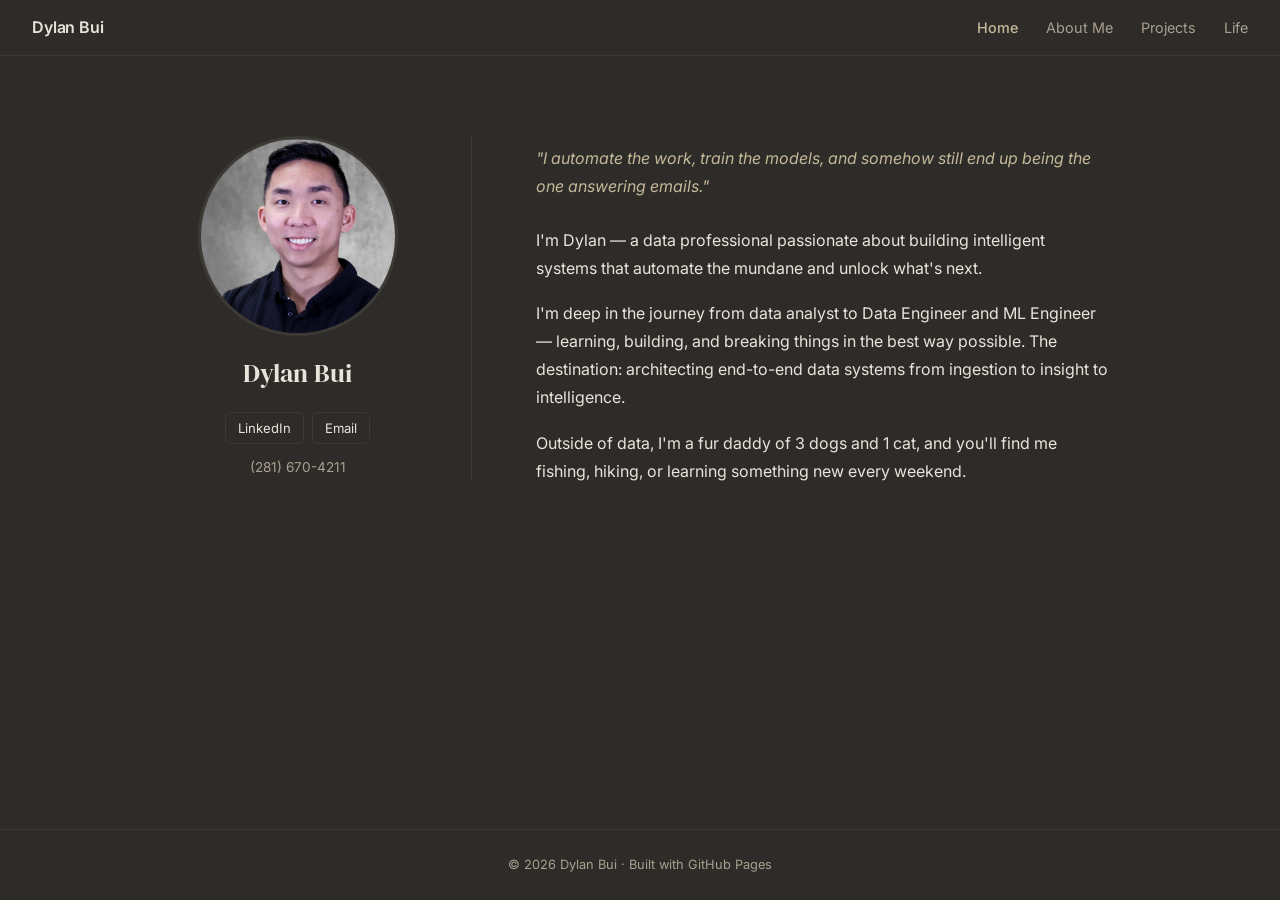
<file: index.html>
<!DOCTYPE html>
<html lang="en">
<head>
  <meta charset="UTF-8" />
  <meta name="viewport" content="width=device-width, initial-scale=1.0"/>
  <title>Your Name</title>
  <link rel="stylesheet" href="style.css" />
  <link href="https://fonts.googleapis.com/css2?family=DM+Serif+Display&family=Inter:wght@300;400;500;600&display=swap" rel="stylesheet"/>
</head>
<body>

  <!-- NAV -->
  <nav>
    <a href="index.html" class="site-name">Dylan Bui</a>
    <ul>
      <li><a href="index.html" class="active">Home</a></li>
      <li><a href="about.html">About Me</a></li>
      <li><a href="portfolio.html">Projects</a></li>
      <li><a href="life.html">Life</a></li>
    </ul>
  </nav>

  <!-- HERO -->
  <main class="home-layout">

   <!-- Left: Photo + Name + Links -->
    <aside class="profile-card">
      <div class="avatar-wrap">
        <img src="images/profile.jpg" alt="Dylan Bui" class="avatar" />
      </div>
      <h1 class="profile-name">Dylan Bui</h1>
      <div class="profile-links">
        <a href="https://www.linkedin.com/in/dylanbui8/" target="_blank">LinkedIn</a>
        <a href="mailto:dbuipm@gmail.com">Email</a>
      </div>
      <p class="profile-phone">
        <a href="tel:+12816704211">(281) 670-4211</a>
      </p>
    </aside>

    <!-- Right: Bio -->
    <section class="bio">
  <p class="punchline">
    "I automate the work, train the models, and somehow still end up being the one answering emails."
  </p>
  <p>
    I'm Dylan — a data professional passionate about building intelligent systems that automate the mundane and unlock what's next.
  </p>
  <p>
    I'm deep in the journey from data analyst to Data Engineer and ML Engineer — learning, building, and breaking things in the best way possible. The destination: architecting end-to-end data systems from ingestion to insight to intelligence.
  </p>
  <p>
    Outside of data, I'm a fur daddy of 3 dogs and 1 cat, and you'll find me fishing, hiking, or learning something new every weekend.
  </p>
</section>

  </main>

  <footer>
    <p>© 2026 Dylan Bui · Built with GitHub Pages</p>
  </footer>

</body>
</html>
</file>
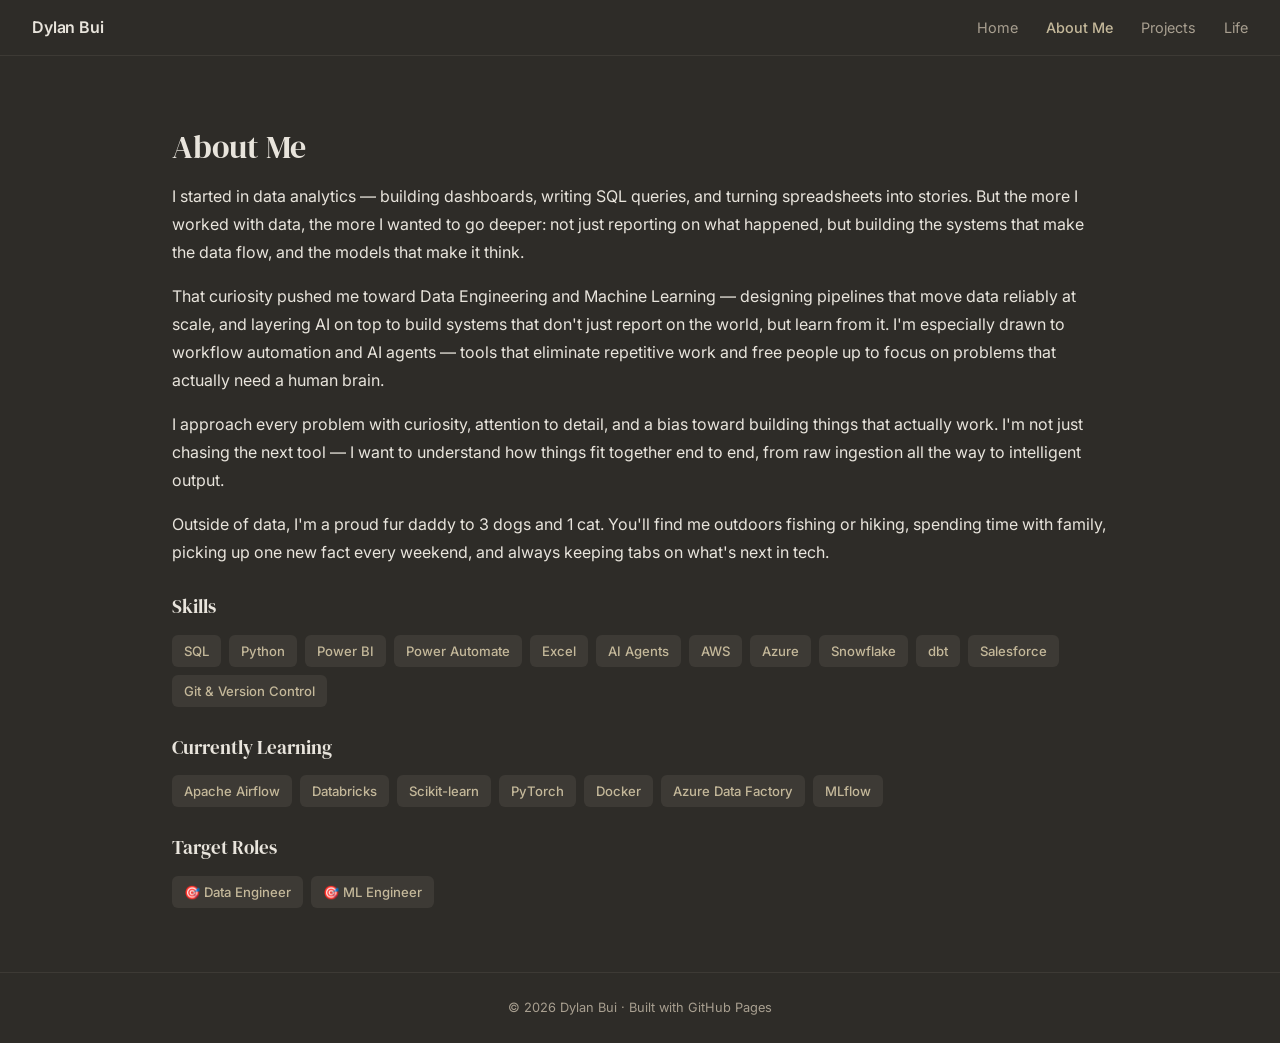
<file: about.html>
<!DOCTYPE html>
<html lang="en">
<head>
  <meta charset="UTF-8" />
  <meta name="viewport" content="width=device-width, initial-scale=1.0"/>
  <title>About Me · Dylan Bui</title>
  <link rel="stylesheet" href="style.css" />
  <link href="https://fonts.googleapis.com/css2?family=DM+Serif+Display&family=Inter:wght@300;400;500;600&display=swap" rel="stylesheet"/>
</head>
<body>

  <nav>
    <a href="index.html" class="site-name">Dylan Bui</a>
    <ul>
      <li><a href="index.html">Home</a></li>
      <li><a href="about.html" class="active">About Me</a></li>
      <li><a href="portfolio.html">Projects</a></li>
      <li><a href="life.html">Life</a></li>
    </ul>
  </nav>

  <main class="page-content">
    <h2 class="page-title">About Me</h2>

    <div class="about-grid">
      <div class="about-text">
        <p>
          I started in data analytics — building dashboards, writing SQL queries, and turning spreadsheets into stories. But the more I worked with data, the more I wanted to go deeper: not just reporting on what happened, but building the systems that make the data flow, and the models that make it think.
        </p>
        <p>
          That curiosity pushed me toward Data Engineering and Machine Learning — designing pipelines that move data reliably at scale, and layering AI on top to build systems that don't just report on the world, but learn from it. I'm especially drawn to workflow automation and AI agents — tools that eliminate repetitive work and free people up to focus on problems that actually need a human brain.
        </p>
        <p>
          I approach every problem with curiosity, attention to detail, and a bias toward building things that actually work. I'm not just chasing the next tool — I want to understand how things fit together end to end, from raw ingestion all the way to intelligent output.
        </p>
        <p>
          Outside of data, I'm a proud fur daddy to 3 dogs and 1 cat. You'll find me outdoors fishing or hiking, spending time with family, picking up one new fact every weekend, and always keeping tabs on what's next in tech.
        </p>

        <h3>Skills</h3>
        <div class="skills-list">
          <span>SQL</span>
          <span>Python</span>
          <span>Power BI</span>
          <span>Power Automate</span>
          <span>Excel</span>
          <span>AI Agents</span>
          <span>AWS</span>
          <span>Azure</span>
          <span>Snowflake</span>
          <span>dbt</span>
          <span>Salesforce</span>
          <span>Git & Version Control</span>
        </div>

        <h3>Currently Learning</h3>
        <div class="skills-list">
          <span>Apache Airflow</span>
          <span>Databricks</span>
          <span>Scikit-learn</span>
          <span>PyTorch</span>
          <span>Docker</span>
          <span>Azure Data Factory</span>
          <span>MLflow</span>
        </div>

        <h3>Target Roles</h3>
        <div class="skills-list">
          <span>🎯 Data Engineer</span>
          <span>🎯 ML Engineer</span>
        </div>

      </div>
    </div>
  </main>

  <footer>
    <p>© 2026 Dylan Bui · Built with GitHub Pages</p>
  </footer>

</body>
</html>
</file>
<file: style.css>
/* =====================
   TOKENS
===================== */
:root {
  --color-bg: #2e2c28;
  --color-text: #e8e4dc;
  --color-muted: #a89f90;
  --color-accent: #c4b89a;
  --color-accent-hover: #d4c8aa;
  --color-border: #3d3a35;
  --color-tag-bg: #3d3a35;
  --color-tag-text: #c4b89a;
  --font-display: 'DM Serif Display', Georgia, serif;
  --font-body: 'Inter', system-ui, sans-serif;
  --nav-height: 56px;
  --max-width: 1000px;
  --radius: 10px;
}

/* =====================
   RESET & BASE
===================== */
*, *::before, *::after { box-sizing: border-box; margin: 0; padding: 0; }

html { scroll-behavior: smooth; }

body {
  font-family: var(--font-body);
  background: var(--color-bg);
  color: var(--color-text);
  font-size: 16px;
  line-height: 1.7;
  min-height: 100vh;
  display: flex;
  flex-direction: column;
}

img { display: block; width: 100%; height: 100%; object-fit: cover; }

a { color: var(--color-accent); text-decoration: none; }
a:hover { color: var(--color-accent-hover); }

/* =====================
   NAV
===================== */
nav {
  position: sticky;
  top: 0;
  z-index: 100;
  background: var(--color-bg);
  border-bottom: 1px solid var(--color-border);
  height: var(--nav-height);
  display: flex;
  align-items: center;
  justify-content: space-between;
  padding: 0 2rem;
}

.site-name {
  font-family: var(--font-body);
  font-weight: 600;
  font-size: 1rem;
  color: var(--color-text);
  letter-spacing: -0.01em;
}

nav ul {
  list-style: none;
  display: flex;
  gap: 1.75rem;
}

nav ul a {
  color: var(--color-muted);
  font-size: 0.9rem;
  font-weight: 400;
  transition: color 0.15s;
}

nav ul a:hover,
nav ul a.active {
  color: var(--color-accent);
  font-weight: 500;
}

/* =====================
   HOME LAYOUT
===================== */
.home-layout {
  flex: 1;
  display: grid;
  grid-template-columns: 300px 1fr;
  gap: 4rem;
  max-width: var(--max-width);
  margin: 5rem auto;
  padding: 0 2rem;
  align-items: start;
}

/* Profile Card */
.profile-card {
  display: flex;
  flex-direction: column;
  align-items: center;
  text-align: center;
  gap: 1rem;
}

.avatar-wrap {
  width: 200px;
  height: 200px;
  border-radius: 50%;
  overflow: hidden;
  border: 3px solid var(--color-border);
}

.avatar { object-fit: cover; }

.profile-name {
  font-family: var(--font-display);
  font-size: 1.6rem;
  font-weight: 400;
  color: var(--color-text);
}

.profile-links {
  display: flex;
  flex-wrap: wrap;
  gap: 0.5rem;
  justify-content: center;
}

.profile-links a {
  border: 1px solid var(--color-border);
  border-radius: 6px;
  padding: 0.25rem 0.75rem;
  font-size: 0.82rem;
  color: var(--color-text);
  transition: border-color 0.15s, color 0.15s;
}

.profile-links a:hover {
  border-color: var(--color-accent);
  color: var(--color-accent);
}

/* Bio */
.bio {
  display: flex;
  flex-direction: column;
  gap: 1.1rem;
  padding-top: 0.5rem;
}

.bio p {
  color: var(--color-text);
  font-size: 1rem;
  line-height: 1.75;
}

/* Divider between cards */
.home-layout .profile-card {
  border-right: 1px solid var(--color-border);
  padding-right: 3rem;
}

/* =====================
   PAGE CONTENT (About, Portfolio, Life)
===================== */
.page-content {
  flex: 1;
  max-width: var(--max-width);
  margin: 4rem auto;
  padding: 0 2rem;
  width: 100%;
}

.page-title {
  font-family: var(--font-display);
  font-size: 2rem;
  font-weight: 400;
  margin-bottom: 0.5rem;
}

.page-subtitle {
  color: var(--color-muted);
  font-size: 0.95rem;
  margin-bottom: 2.5rem;
}

/* =====================
   ABOUT PAGE
===================== */
.about-grid {
  display: grid;
  grid-template-columns: 1fr;
  gap: 3rem;
  align-items: start;
}

.about-text p {
  color: var(--color-text);
  line-height: 1.75;
  margin-bottom: 1rem;
}

.about-text h3 {
  font-family: var(--font-display);
  font-size: 1.2rem;
  font-weight: 400;
  margin: 1.5rem 0 0.75rem;
}

.skills-list {
  display: flex;
  flex-wrap: wrap;
  gap: 0.5rem;
}

.skills-list span {
  background: var(--color-tag-bg);
  color: var(--color-tag-text);
  border-radius: 6px;
  padding: 0.3rem 0.75rem;
  font-size: 0.82rem;
  font-weight: 500;
}

/* =====================
   PROJECTS GRID
===================== */
.projects-grid {
  display: grid;
  grid-template-columns: repeat(auto-fill, minmax(280px, 1fr));
  gap: 1.5rem;
}

.project-card {
  border: 1px solid var(--color-border);
  border-radius: var(--radius);
  overflow: hidden;
  transition: box-shadow 0.2s;
}

.project-card:hover {
  box-shadow: 0 4px 20px rgba(0,0,0,0.08);
}

.project-img-wrap {
  height: 180px;
  background: var(--color-tag-bg);
  overflow: hidden;
}

.project-info {
  padding: 1.25rem;
  display: flex;
  flex-direction: column;
  gap: 0.5rem;
}

.project-info h3 {
  font-family: var(--font-display);
  font-size: 1.1rem;
  font-weight: 400;
}

.project-info p {
  color: var(--color-muted);
  font-size: 0.88rem;
  line-height: 1.6;
}

.project-tags {
  display: flex;
  flex-wrap: wrap;
  gap: 0.35rem;
  margin-top: 0.25rem;
}

.project-tags span {
  background: var(--color-tag-bg);
  color: var(--color-tag-text);
  border-radius: 4px;
  padding: 0.15rem 0.55rem;
  font-size: 0.75rem;
  font-weight: 500;
}

.project-links {
  display: flex;
  gap: 1rem;
  margin-top: 0.25rem;
  font-size: 0.85rem;
  font-weight: 500;
}

/* =====================
   GALLERY (Life Page)
===================== */
.gallery {
  display: grid;
  grid-template-columns: repeat(3, 1fr);
  grid-auto-rows: 220px;
  gap: 0.75rem;
}

.gallery-item {
  position: relative;
  overflow: hidden;
  border-radius: var(--radius);
  background: var(--color-tag-bg);
}

.gallery-item img {
  width: 100%;
  height: 100%;
  object-fit: cover;
  transition: transform 0.3s ease;
}

.gallery-item:hover img {
  transform: scale(1.03);
}

.gallery-item.tall { grid-row: span 2; }
.gallery-item.wide { grid-column: span 2; }

.gallery-caption {
  position: absolute;
  bottom: 0;
  left: 0;
  right: 0;
  background: linear-gradient(transparent, rgba(0,0,0,0.55));
  color: #fff;
  font-size: 0.8rem;
  padding: 1rem 0.75rem 0.6rem;
  opacity: 0;
  transition: opacity 0.2s;
}

.gallery-item:hover .gallery-caption { opacity: 1; }

/* =====================
   FOOTER
===================== */
footer {
  border-top: 1px solid var(--color-border);
  text-align: center;
  padding: 1.5rem;
  font-size: 0.8rem;
  color: var(--color-muted);
  margin-top: auto;
}

/* =====================
   PUNCHLINE
===================== */
.punchline {
  font-style: italic;
  color: var(--color-accent) !important;
  font-size: 1.05rem;
  margin-bottom: 0.5rem;
}

/* =====================
   RESPONSIVE
===================== */
@media (max-width: 700px) {
  .home-layout {
    grid-template-columns: 1fr;
    gap: 2rem;
    margin: 2.5rem auto;
  }

  .home-layout .profile-card {
    border-right: none;
    border-bottom: 1px solid var(--color-border);
    padding-right: 0;
    padding-bottom: 2rem;
  }

  .about-grid {
    grid-template-columns: 1fr;
  }

  .gallery {
    grid-template-columns: repeat(2, 1fr);
  }

  .gallery-item.wide { grid-column: span 1; }
}
/* =====================
   PHONE
===================== */
.profile-phone {
  margin-top: -0.25rem;
  font-size: 0.85rem;
}

.profile-phone a {
  color: var(--color-muted);
}

.profile-phone a:hover {
  color: var(--color-accent);
}
/* =====================
   PROJECT IMPACT
===================== */
.project-info p.project-impact {
  color: var(--color-text);
  font-size: 0.82rem;
  font-weight: 400;
  padding: 0.5rem 0.75rem;
  background: var(--color-tag-bg);
  border-radius: 6px;
}

.project-impact strong {
  color: var(--color-accent);
  font-weight: 600;
}
</file>
